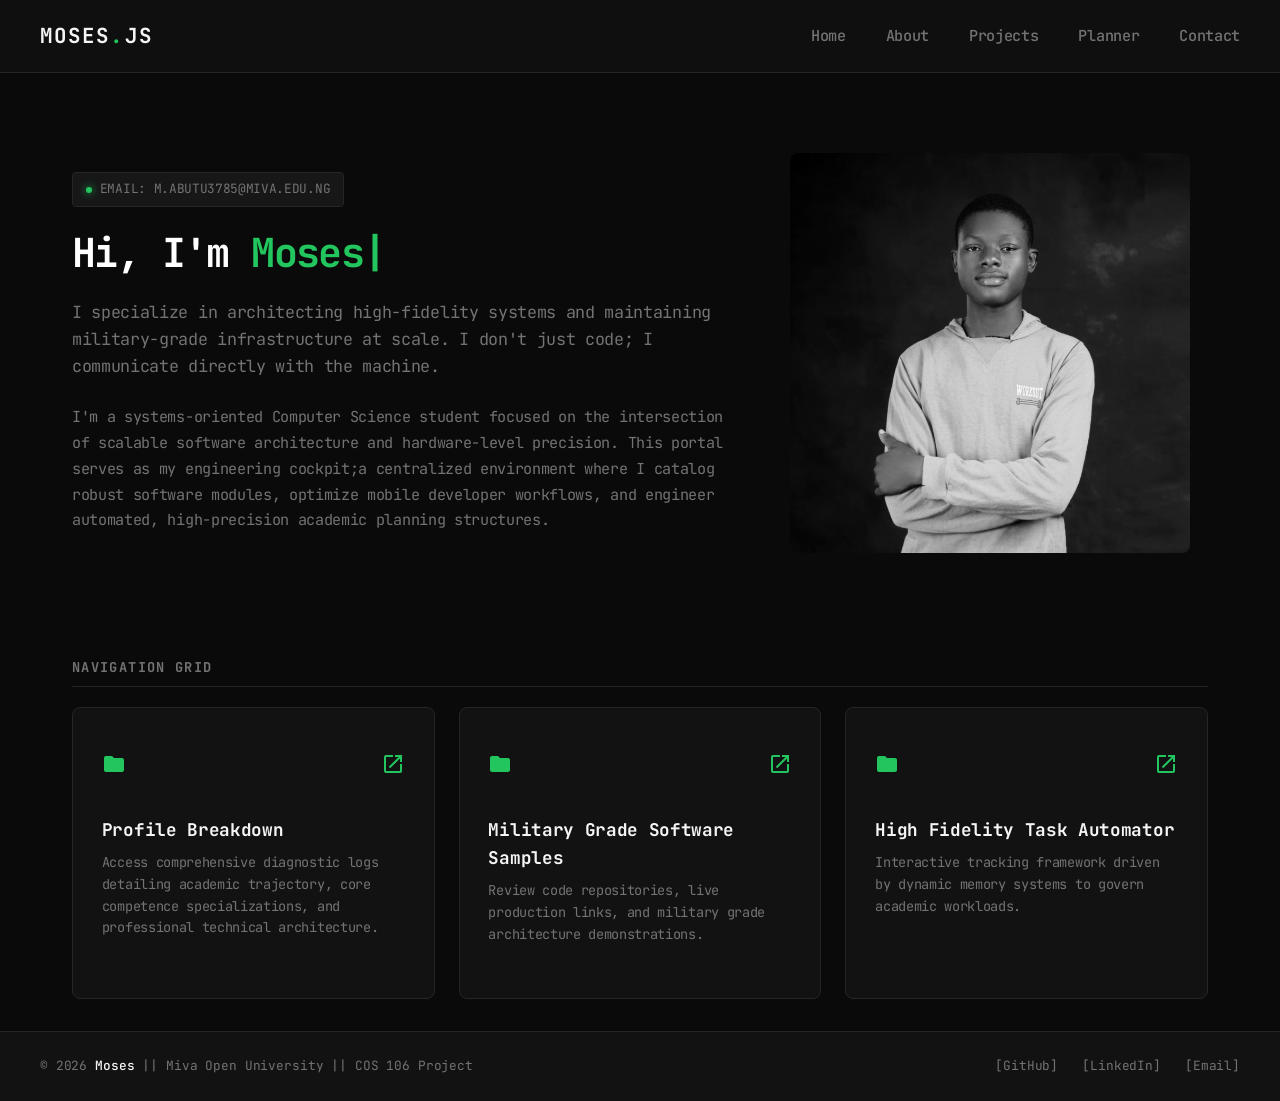
<file: index.html>
<!doctype html>
<html lang="en">
  <head>
    <meta name="theme-color" content="#000000" />
    <meta charset="UTF-8" />
    <meta name="viewport" content="width=device-width, initial-scale=1.0" />
    <title>Portfolio | Home</title>
    <link rel="stylesheet" href="css/style.css" />
    <link
      rel="icon"
      type="image/png"
      href="/my-favicon/favicon-96x96.png"
      sizes="96x96"
    />
    <link rel="icon" type="image/svg+xml" href="/my-favicon/favicon.svg" />
    <link rel="shortcut icon" href="/my-favicon/favicon.ico" />
    <link
      rel="apple-touch-icon"
      sizes="180x180"
      href="/my-favicon/apple-touch-icon.png"
    />
    <meta name="apple-mobile-web-app-title" content="Moses.OS" />
    <link rel="manifest" href="/my-favicon/site.webmanifest" />
  </head>
  <body>
    <main class="main-content">
      <section class="hero-container">
        <div class="hero-text-block">
          <div class="status-badge">
            <span class="status-indicator-dot"></span>
            <span>EMAIL: M.ABUTU3785@MIVA.EDU.NG</span>
          </div>

          <h5 class="welcome-title">
            Hi, I'm
            <span style="color: var(--success)"
              >Moses<span class="loading-dots"></span
            ></span>
          </h5>
          <p class="hero-lead">
            I specialize in architecting high-fidelity systems and maintaining
            military-grade infrastructure at scale.
            <span
              >I don't just code; I communicate directly with the machine.</span
            >
          </p>

          <p class="hero-bio">
            I'm a systems-oriented Computer Science student focused on the
            intersection of scalable software architecture and hardware-level
            precision. This portal serves as my engineering cockpit;a
            centralized environment where I catalog robust software modules,
            optimize mobile developer workflows, and engineer automated,
            high-precision academic planning structures.
          </p>
        </div>

        <div class="hero-avatar-block">
          <figure class="profile-image-container">
            <img src="me.jpg" alt="Moses - Student Photograph" />
          </figure>
        </div>
      </section>

      <section class="quick-directory">
        <h2 class="directory-header">Navigation Grid</h2>

        <div class="grid-fallback-flex">
          <div class="card">
            <div class="card-header">
              <div class="node-wrapper" title="System Directory">
                <svg class="node-icon" viewBox="0 0 24 24">
                  <path
                    d="M10 4H4c-1.1 0-1.99.9-1.99 2L2 18c0 1.1.9 2 2 2h16c1.1 0 2-.9 2-2V8c0-1.1-.9-2-2-2h-8l-2-2z"
                  />
                </svg>
              </div>

              <div class="access-nodes">
                <a
                  href="/about"
                  class="node-wrapper"
                  title="Launch Environment"
                >
                  <svg class="node-icon" viewBox="0 0 24 24">
                    <path
                      d="M19 19H5V5h7V3H5a2 2 0 0 0-2 2v14a2 2 0 0 0 2 2h14c1.1 0 2-.9 2-2v-7h-2zM14 3v2h3.59l-9.83 9.83 1.41 1.41L19 6.41V10h2V3z"
                    />
                  </svg>
                </a>
              </div>
            </div>
            <h3 class="card-title">Profile Breakdown</h3>
            <p class="card-desc">
              Access comprehensive diagnostic logs detailing academic
              trajectory, core competence specializations, and professional
              technical architecture.
            </p>
          </div>

          <div class="card">
            <div class="card-header">
              <div class="node-wrapper" title="System Directory">
                <svg class="node-icon" viewBox="0 0 24 24">
                  <path
                    d="M10 4H4c-1.1 0-1.99.9-1.99 2L2 18c0 1.1.9 2 2 2h16c1.1 0 2-.9 2-2V8c0-1.1-.9-2-2-2h-8l-2-2z"
                  />
                </svg>
              </div>

              <div class="access-nodes">
                <a
                  href="/project"
                  class="node-wrapper"
                  title="Launch Environment"
                >
                  <svg class="node-icon" viewBox="0 0 24 24">
                    <path
                      d="M19 19H5V5h7V3H5a2 2 0 0 0-2 2v14a2 2 0 0 0 2 2h14c1.1 0 2-.9 2-2v-7h-2zM14 3v2h3.59l-9.83 9.83 1.41 1.41L19 6.41V10h2V3z"
                    />
                  </svg>
                </a>
              </div>
            </div>
            <h3 class="card-title">Military Grade Software Samples</h3>
            <p class="card-desc">
              Review code repositories, live production links, and military
              grade architecture demonstrations.
            </p>
          </div>

          <div class="card">
            <div class="card-header">
              <div class="node-wrapper" title="System Directory">
                <svg class="node-icon" viewBox="0 0 24 24">
                  <path
                    d="M10 4H4c-1.1 0-1.99.9-1.99 2L2 18c0 1.1.9 2 2 2h16c1.1 0 2-.9 2-2V8c0-1.1-.9-2-2-2h-8l-2-2z"
                  />
                </svg>
              </div>

              <div class="access-nodes">
                <a
                  href="/planner"
                  class="node-wrapper"
                  title="Launch Environment"
                >
                  <svg class="node-icon" viewBox="0 0 24 24">
                    <path
                      d="M19 19H5V5h7V3H5a2 2 0 0 0-2 2v14a2 2 0 0 0 2 2h14c1.1 0 2-.9 2-2v-7h-2zM14 3v2h3.59l-9.83 9.83 1.41 1.41L19 6.41V10h2V3z"
                    />
                  </svg>
                </a>
              </div>
            </div>
            <h3 class="card-title">High Fidelity Task Automator</h3>
            <p class="card-desc">
              Interactive tracking framework driven by dynamic memory systems to
              govern academic workloads.
            </p>
          </div>
        </div>
      </section>
    </main>

    <script src="/js/main.js" type="module"></script>
  </body>
</html>
</file>
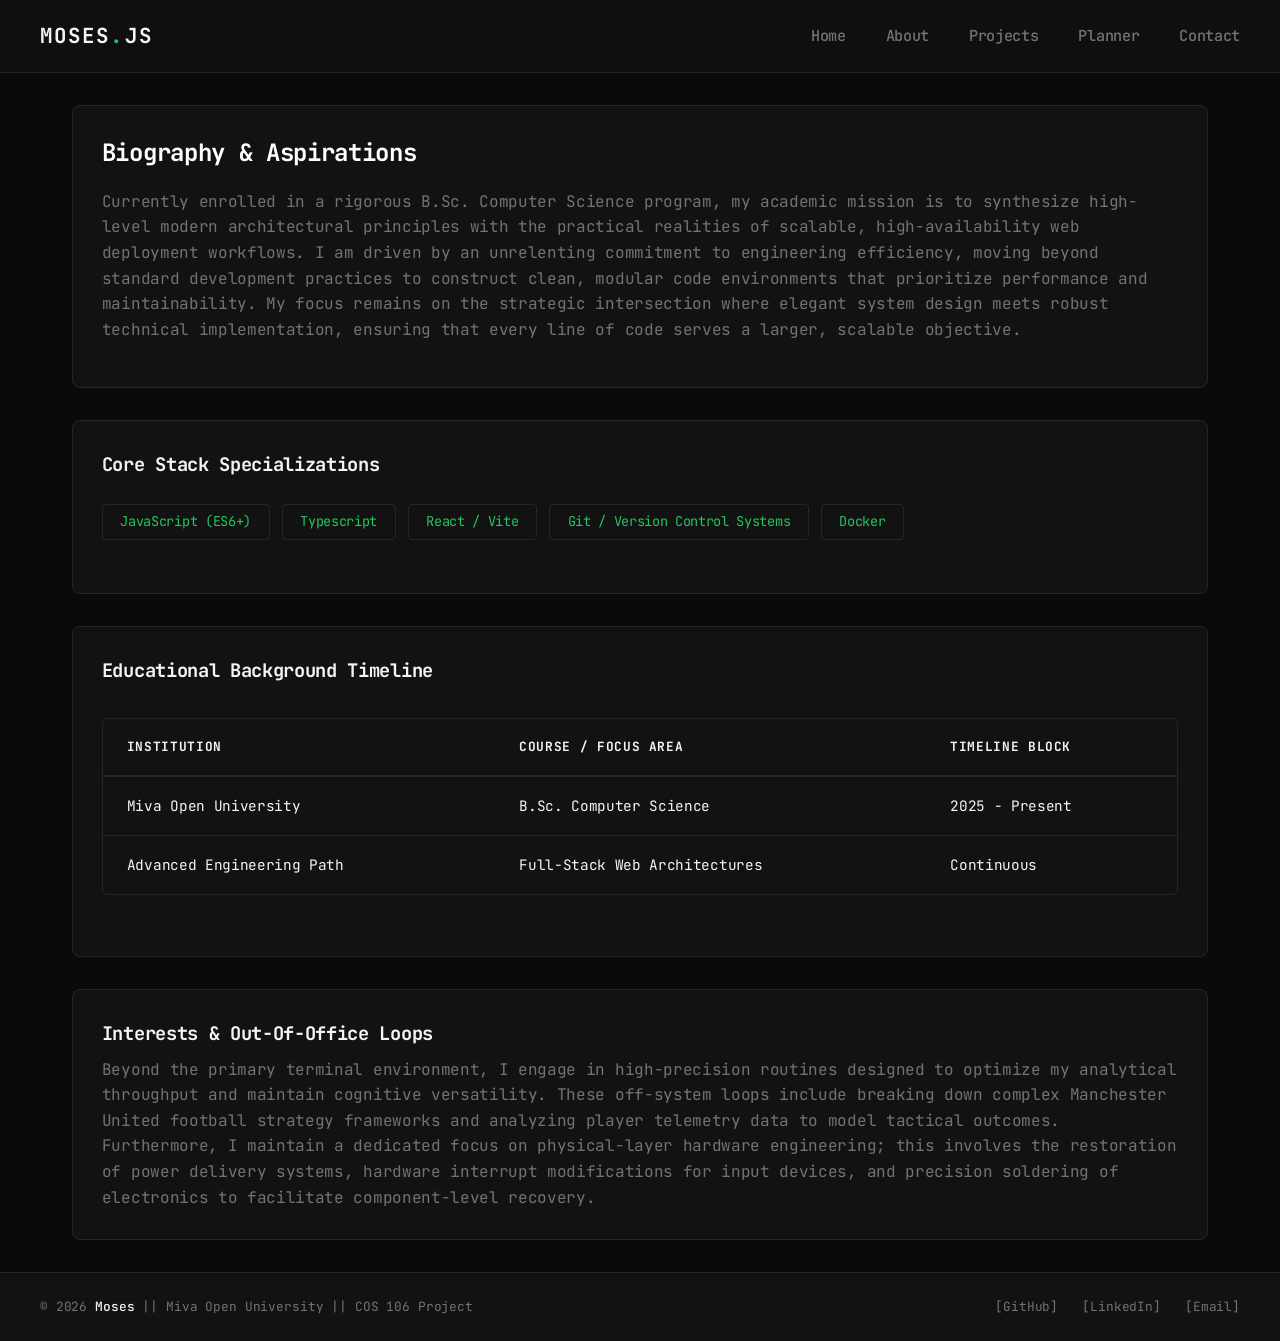
<file: about/index.html>
<!doctype html>
<html lang="en">
  <head>
    <meta charset="UTF-8" />
    <meta name="theme-color" content="#000000" />
    <meta name="viewport" content="width=device-width, initial-scale=1.0" />
    <title>Portfolio | Biography And Aspirations</title>
    <link rel="stylesheet" href="/css/style.css" />
    <link
      rel="icon"
      type="image/png"
      href="/my-favicon/favicon-96x96.png"
      sizes="96x96"
    />
    <link rel="icon" type="image/svg+xml" href="/my-favicon/favicon.svg" />
    <link rel="shortcut icon" href="/my-favicon/favicon.ico" />
    <link
      rel="apple-touch-icon"
      sizes="180x180"
      href="/my-favicon/apple-touch-icon.png"
    />
    <meta name="apple-mobile-web-app-title" content="Moses.OS" />
    <link rel="manifest" href="/my-favicon/site.webmanifest" />
  </head>
  <body>
    <main class="main-content">
      <section class="card" style="margin-bottom: 2rem">
        <h2 style="color: var(--accent-primary); margin-bottom: 1rem">
          Biography & Aspirations
        </h2>
        <p style="color: var(--text-muted); margin-bottom: 1rem">
          Currently enrolled in a rigorous B.Sc. Computer Science program, my
          academic mission is to synthesize high-level modern architectural
          principles with the practical realities of scalable, high-availability
          web deployment workflows. I am driven by an unrelenting commitment to
          engineering efficiency, moving beyond standard development practices
          to construct clean, modular code environments that prioritize
          performance and maintainability. My focus remains on the strategic
          intersection where elegant system design meets robust technical
          implementation, ensuring that every line of code serves a larger,
          scalable objective.
        </p>
      </section>

      <section class="card" style="margin-bottom: 2rem">
        <h3 style="margin-bottom: 0.5rem">Core Stack Specializations</h3>
        <ul class="skills-list">
          <li>JavaScript (ES6+)</li>
          <li>Typescript</li>
          <li>React / Vite</li>
          <li>Git / Version Control Systems</li>
          <li>Docker</li>
        </ul>
      </section>

      <section class="card" style="margin-bottom: 2rem">
        <h3 style="margin-bottom: 0.5rem">Educational Background Timeline</h3>
        <div class="table-container">
          <table>
            <thead>
              <tr>
                <th>Institution</th>
                <th>Course / Focus Area</th>
                <th>Timeline Block</th>
              </tr>
            </thead>
            <tbody>
              <tr>
                <td>Miva Open University</td>
                <td>B.Sc. Computer Science</td>
                <td>2025 - Present</td>
              </tr>
              <tr>
                <td>Advanced Engineering Path</td>
                <td>Full-Stack Web Architectures</td>
                <td>Continuous</td>
              </tr>
            </tbody>
          </table>
        </div>
      </section>

      <section class="card">
        <h3 style="margin-bottom: 0.5rem">Interests & Out-Of-Office Loops</h3>
        <p style="color: var(--text-muted)">
          Beyond the primary terminal environment, I engage in high-precision
          routines designed to optimize my analytical throughput and maintain
          cognitive versatility. These off-system loops include breaking down
          complex Manchester United football strategy frameworks and analyzing
          player telemetry data to model tactical outcomes. Furthermore, I
          maintain a dedicated focus on physical-layer hardware engineering;
          this involves the restoration of power delivery systems, hardware
          interrupt modifications for input devices, and precision soldering of
          electronics to facilitate component-level recovery.
        </p>
      </section>
    </main>

    <script src="/js/main.js" type="module"></script>
  </body>
</html>
</file>
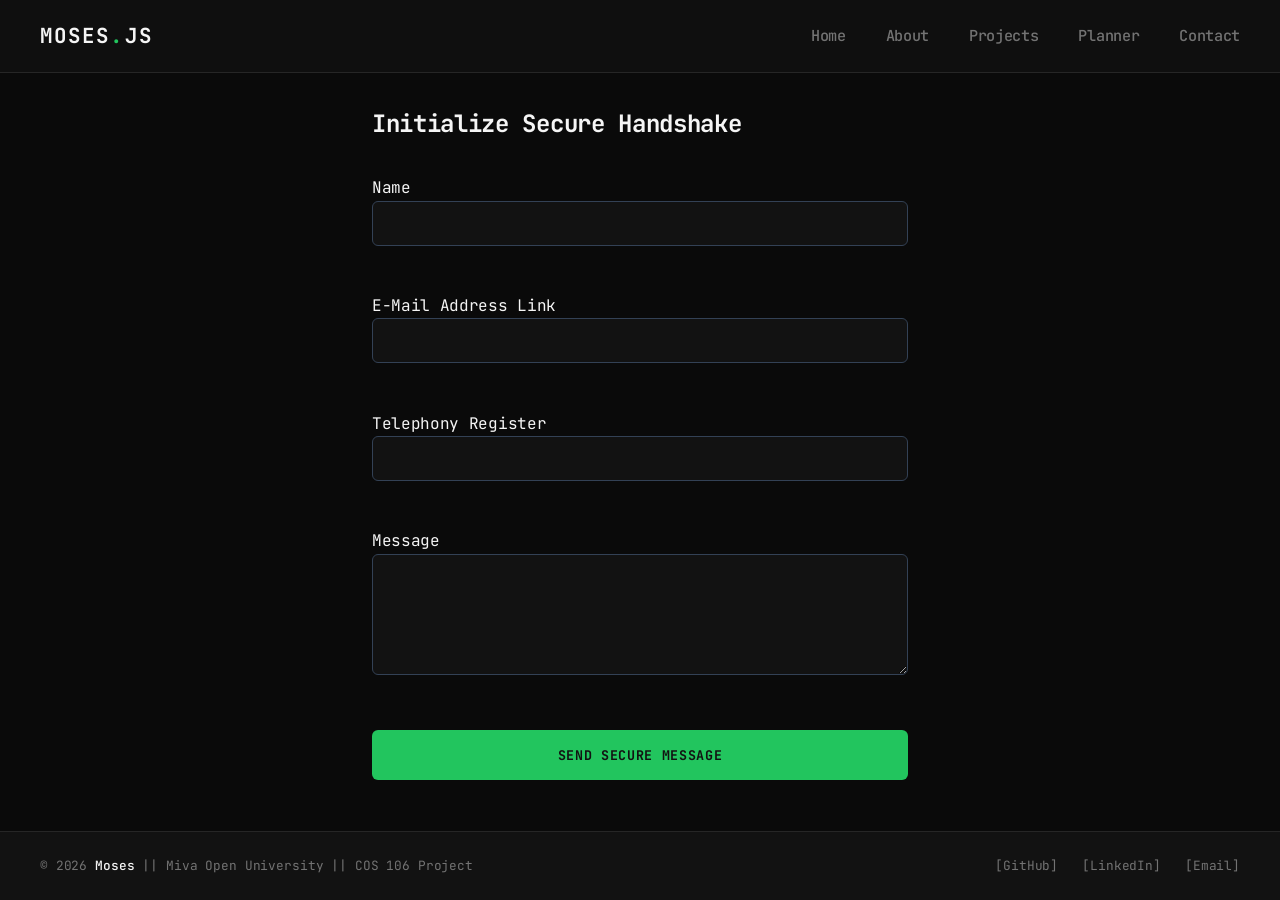
<file: contact/index.html>
<!doctype html>
<html lang="en">
  <head>
    <meta name="theme-color" content="#000000" />
    <link
      rel="icon"
      type="image/png"
      href="/my-favicon/favicon-96x96.png"
      sizes="96x96"
    />
    <link rel="icon" type="image/svg+xml" href="/my-favicon/favicon.svg" />
    <link rel="shortcut icon" href="/my-favicon/favicon.ico" />
    <link
      rel="apple-touch-icon"
      sizes="180x180"
      href="/my-favicon/apple-touch-icon.png"
    />
    <meta name="apple-mobile-web-app-title" content="Moses.OS" />
    <link rel="manifest" href="/my-favicon/site.webmanifest" />

    <meta charset="UTF-8" />
    <meta name="viewport" content="width=device-width, initial-scale=1.0" />
    <title>Portfolio | Initialize Secure Handshake</title>
    <link rel="stylesheet" href="/css/style.css" />
    <style>
      .form-group {
        margin-bottom: 1.5rem;
      }
      .error-msg {
        color: var(--error);
        font-size: 0.85rem;
        margin-top: 0.25rem;
        min-height: 1.2rem;
      }
      .form-control {
        width: 100%;
        padding: 0.75rem;
        background: var(--bg-secondary);
        border: 1px solid #334155;
        border-radius: 6px;
        color: white;
      }
    </style>
  </head>
  <body>
    <main class="main-content" style="max-width: 600px">
      <h2 style="margin-bottom: 2rem">Initialize Secure Handshake</h2>
      <form id="contact-form" novalidate>
        <div class="form-group">
          <label>Name</label>
          <input type="text" id="name" class="form-control" />
          <div id="name-error" class="error-msg"></div>
        </div>
        <div class="form-group">
          <label>E-Mail Address Link</label>
          <input type="email" id="email" class="form-control" />
          <div id="email-error" class="error-msg"></div>
        </div>
        <div class="form-group">
          <label>Telephony Register</label>
          <input type="text" id="phone" class="form-control" />
          <div id="phone-error" class="error-msg"></div>
        </div>
        <div class="form-group">
          <label>Message</label>
          <textarea id="message" class="form-control" rows="5"></textarea>
          <div id="message-error" class="error-msg"></div>
        </div>
        <button
          type="submit"
          style="
            width: 100%;
            padding: 1rem;
            background: var(--accent-primary);
            border: none;
            border-radius: 6px;
            color: var(--bg-primary);
            font-weight: bold;
            cursor: pointer;
          "
        >
          Send secure message
        </button>
      </form>
    </main>

    <script src="/js/main.js" type="module"></script>
    <script src="/js/contact.js" type="module"></script>
  </body>
</html>
</file>
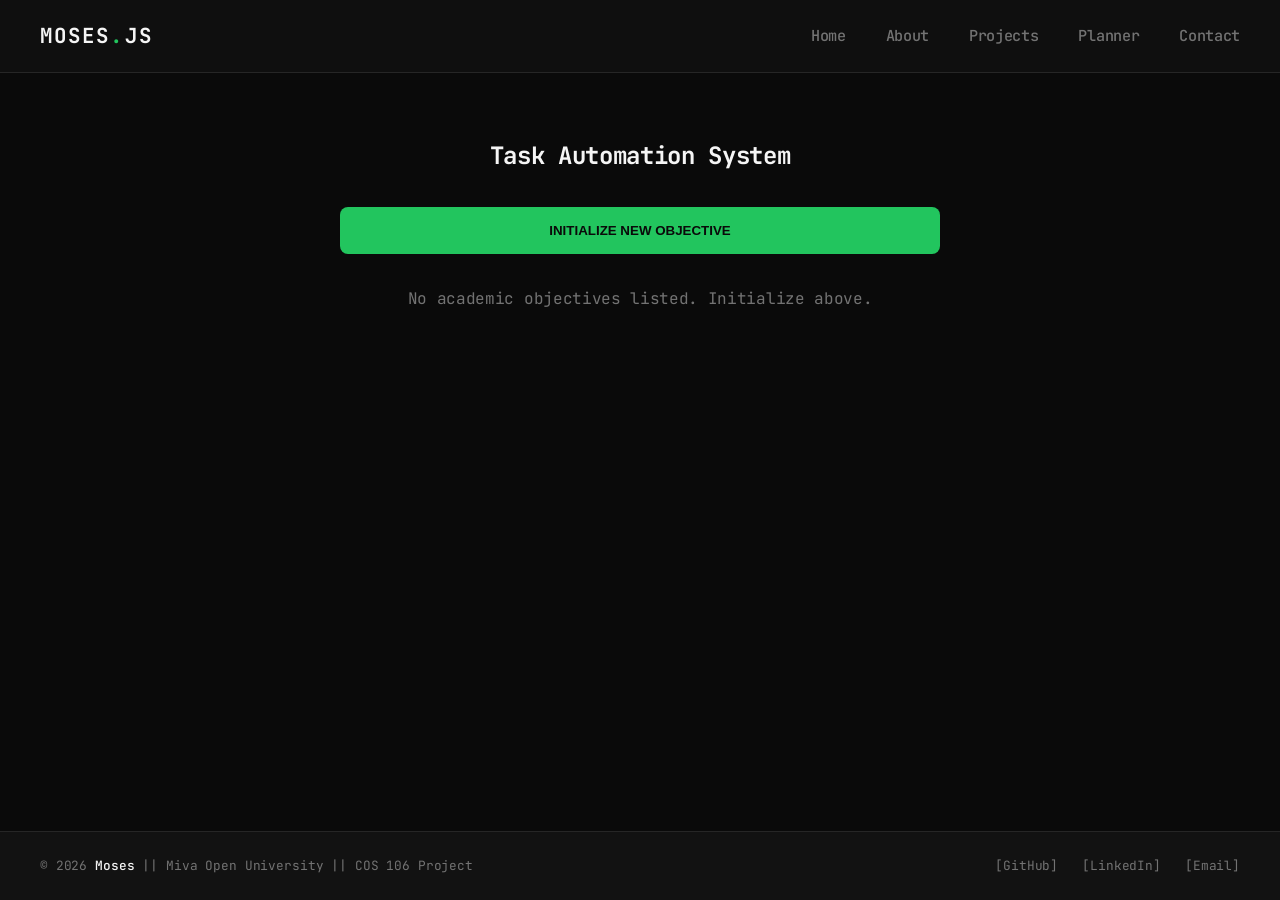
<file: planner/index.html>
<!doctype html>
<html lang="en">
  <head>
    <meta name="theme-color" content="#000000" />
    <link
      rel="icon"
      type="image/png"
      href="/my-favicon/favicon-96x96.png"
      sizes="96x96"
    />
    <link rel="icon" type="image/svg+xml" href="/my-favicon/favicon.svg" />
    <link rel="shortcut icon" href="/my-favicon/favicon.ico" />
    <link
      rel="apple-touch-icon"
      sizes="180x180"
      href="/my-favicon/apple-touch-icon.png"
    />
    <meta name="apple-mobile-web-app-title" content="Moses.OS" />
    <link rel="manifest" href="/my-favicon/site.webmanifest" />

    <meta charset="UTF-8" />
    <meta name="viewport" content="width=device-width, initial-scale=1.0" />
    <title>Portfolio | High Fidelity Planner</title>
    <link rel="stylesheet" href="/css/style.css" />
    <style>
      /* Main System Styles */
      #task-list {
        list-style: none;
        padding: 0;
        max-width: 600px;
        margin: 2rem auto;
      }

      /* Trigger Button Style */
      .trigger-container {
        max-width: 600px;
        margin: 2rem auto;
        text-align: center;
      }
      .commit-btn {
        background: #22c55e;
        color: var(--bg-primary);
        padding: 1rem;
        border: none;
        border-radius: 8px;
        font-weight: bold;
        cursor: pointer;
        width: 100%;
      }

      /* Modal System Styles */
      .modal {
        display: none;
        position: fixed;
        top: 0;
        left: 0;
        width: 100%;
        height: 100%;
        background: rgba(0, 0, 0, 0.9);
        z-index: 1000;
      }
      .modal-content {
        background: var(--bg-secondary);
        padding: 2rem;
        margin: 10% auto;
        max-width: 500px;
        border-radius: 12px;
        border: 1px solid var(--accent-primary);
      }
      #planner-form {
        display: flex;
        flex-direction: column;
        gap: 0.75rem;
      }
      .planner-input {
        padding: 1rem;
        border-radius: 8px;
        border: 1px solid #334155;
        background: #000;
        color: white;
        width: 100%;
        box-sizing: border-box;
      }
      /* Custom rounded monochrome checkbox */
      .task-checkbox {
        appearance: none;
        -webkit-appearance: none;
        width: 1.2rem;
        height: 1.2rem;
        border: 1px solid #334155; /* Dark border */
        border-radius: 50%; /* Makes it circular */
        background: var(--bg-primary);
        cursor: pointer;
        display: flex;
        align-items: center;
        justify-content: center;
        transition: all 0.2s ease;
      }

      /* Checked state: filled with your accent green */
      .task-checkbox:checked {
        background: #22c55e;
        border-color: #22c55e;
      }

      /* Optional: add a small visual indicator inside the circle */
      .task-checkbox:checked::after {
        content: "";
        width: 0.5rem;
        height: 0.5rem;
        border-radius: 50%;
        background: var(--bg-primary);
      }
      /* Priority Status Indicators */
      .priority-high {
        border-color: #f97316 !important; /* Orange */
        color: #f97316 !important;
      }

      .priority-normal {
        border-color: #22c55e !important; /* Green */
        color: #22c55e !important;
      }

      .priority-low {
        border-color: #64748b !important; /* Slate/Grey */
        color: #64748b !important;
      }
    </style>
  </head>
  <body>
    <main class="main-content">
      <h2 style="text-align: center; margin-top: 2rem">
        Task Automation System
      </h2>

      <div class="trigger-container">
        <button id="open-modal-btn" class="commit-btn">
          INITIALIZE NEW OBJECTIVE
        </button>
      </div>

      <div id="task-modal" class="modal">
        <div class="modal-content">
          <form id="planner-form">
            <input
              type="text"
              id="task-input"
              class="planner-input"
              placeholder="Task objective..."
              required
            />
            <input
              type="text"
              id="task-desc"
              class="planner-input"
              placeholder="Description..."
            />
            <input type="date" id="task-deadline" class="planner-input" />
            <select id="task-priority" class="planner-input">
              <option value="low">Low Priority</option>
              <option value="normal" selected>Normal Priority</option>
              <option value="high">High Priority</option>
            </select>
            <button type="submit" class="commit-btn">COMMIT</button>
            <button
              type="button"
              id="close-modal-btn"
              style="
                background: none;
                border: none;
                color: #666;
                cursor: pointer;
                margin-top: 1rem;
                width: 100%;
              "
            >
              CANCEL
            </button>
          </form>
        </div>
      </div>

      <ul id="task-list"></ul>
    </main>

    <script src="/js/main.js" type="module"></script>
    <script src="/js/planner.js" type="module"></script>
  </body>
</html>
</file>
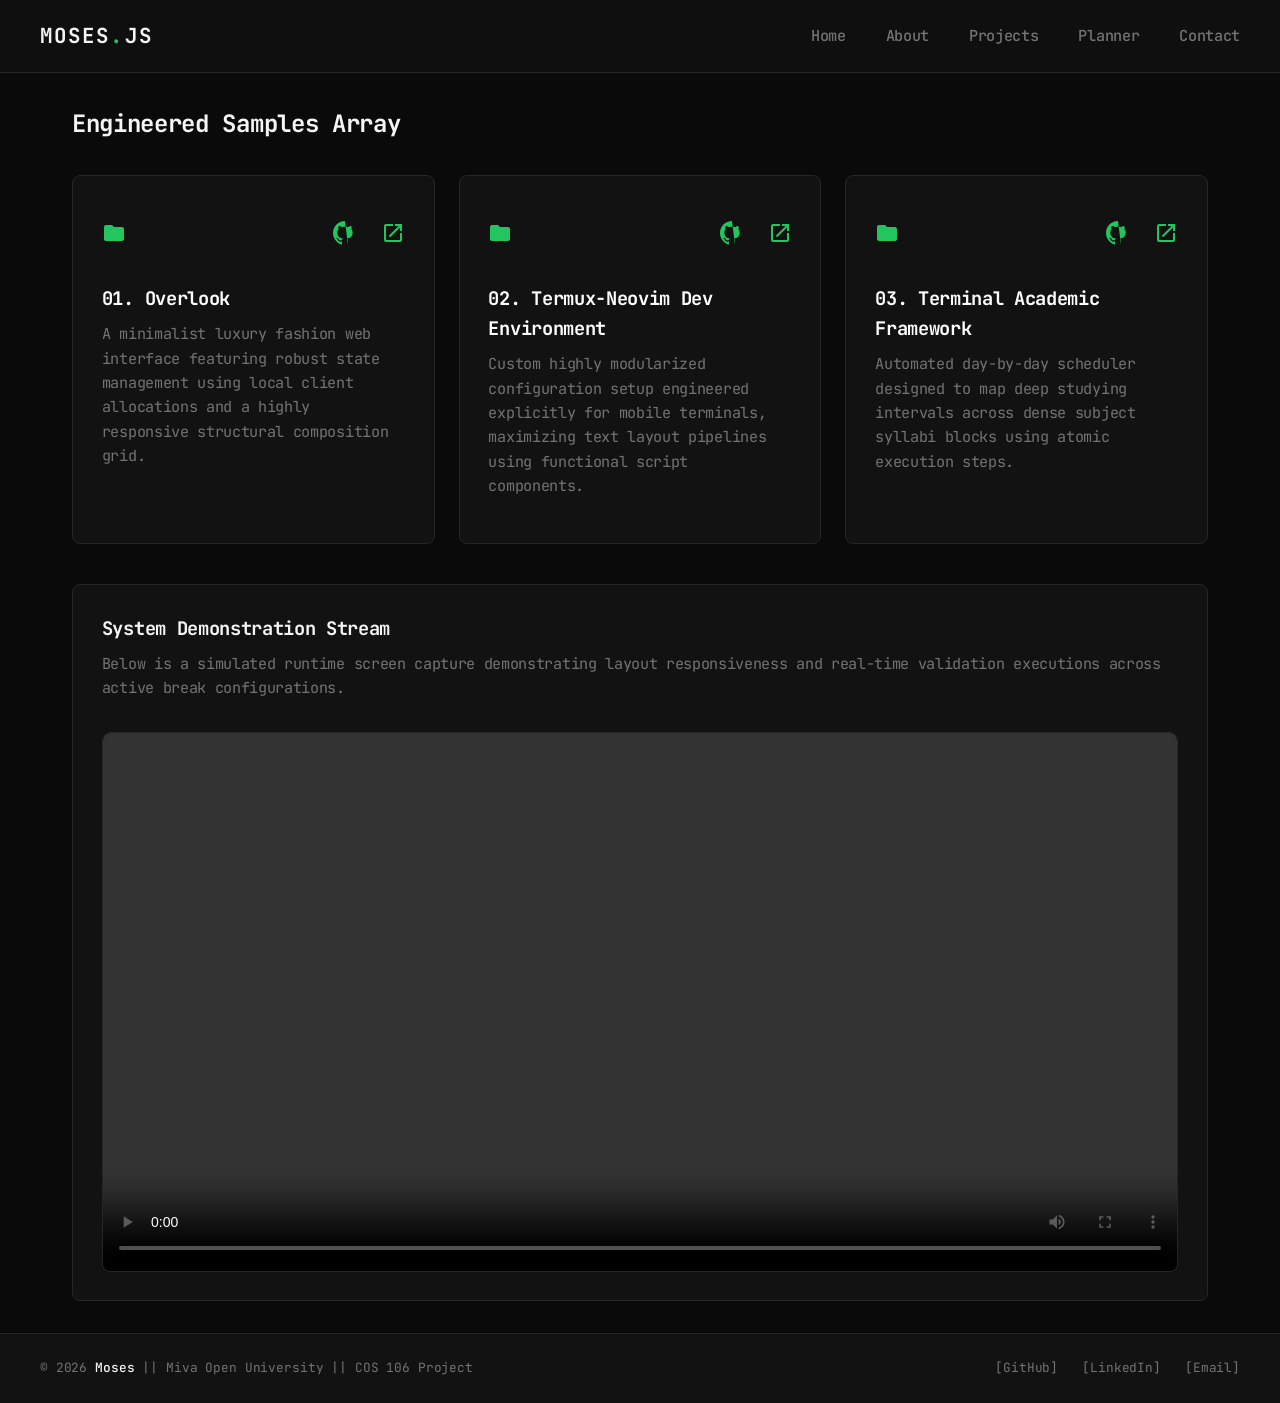
<file: project/index.html>
<!doctype html>
<html lang="en">
  <head>
    <meta name="theme-color" content="#000000" />
    <link
      rel="icon"
      type="image/png"
      href="/my-favicon/favicon-96x96.png"
      sizes="96x96"
    />
    <link rel="icon" type="image/svg+xml" href="/my-favicon/favicon.svg" />
    <link rel="shortcut icon" href="/my-favicon/favicon.ico" />
    <link
      rel="apple-touch-icon"
      sizes="180x180"
      href="/my-favicon/apple-touch-icon.png"
    />
    <meta name="apple-mobile-web-app-title" content="Moses.OS" />
    <link rel="manifest" href="/my-favicon/site.webmanifest" />

    <meta charset="UTF-8" />
    <meta name="viewport" content="width=device-width, initial-scale=1.0" />
    <title>Portfolio | Engineering Samples</title>
    <link rel="stylesheet" href="/css/style.css" />
  </head>
  <body>
    <main class="main-content">
      <h2 style="margin-bottom: 2rem">Engineered Samples Array</h2>

      <div class="grid-fallback-flex">
        <article class="card">
          <div class="card-header">
            <div class="node-wrapper" title="System Directory">
              <svg class="node-icon" viewBox="0 0 24 24">
                <path
                  d="M10 4H4c-1.1 0-1.99.9-1.99 2L2 18c0 1.1.9 2 2 2h16c1.1 0 2-.9 2-2V8c0-1.1-.9-2-2-2h-8l-2-2z"
                />
              </svg>
            </div>

            <div class="access-nodes">
              <a href="#" class="node-wrapper" title="Source Code">
                <svg class="node-icon" viewBox="0 0 1024 1024">
                  <path
                    d="M512 0C229.2 0 0 229.2 0 512c0 226.3 146.7 418.1 350.2 485.7 25.6 4.7 34.9-11.1 34.9-24.7v-93.5c-142.4 31-172.5-60.1-172.5-60.1-23.3-59.2-56.9-74.9-56.9-74.9-46.5-31.8 3.5-31.1 3.5-31.1 51.4 3.6 78.4 52.8 78.4 52.8 45.6 78.1 119.8 55.5 149 42.4 4.6-33 17.8-55.6 32.4-68.4-113.7-12.9-233.3-56.9-233.3-253.1 0-55.9 20-101.6 52.8-137.4-5.3-13-22.8-65.1 5-135.5 0 0 43-13.8 140.8 52.5 40.8-11.3 84.6-17 128.1-17.2 43.5 0.2 87.3 5.9 128.2 17.2 97.8-66.3 140.7-52.5 140.7-52.5 28 70.4 10.4 122.5 5.1 135.5 32.9 35.8 52.7 81.5 52.7 137.4 0 196.7-119.8 240.1-233.9 252.7 18.4 15.9 34.8 47.1 34.8 94.9V1024"
                  />
                </svg>
              </a>

              <a href="#" class="node-wrapper" title="Launch Environment">
                <svg class="node-icon" viewBox="0 0 24 24">
                  <path
                    d="M19 19H5V5h7V3H5a2 2 0 0 0-2 2v14a2 2 0 0 0 2 2h14c1.1 0 2-.9 2-2v-7h-2zM14 3v2h3.59l-9.83 9.83 1.41 1.41L19 6.41V10h2V3z"
                  />
                </svg>
              </a>
            </div>
          </div>
          <h3 style="color: var(--accent-primary); margin-bottom: 0.5rem">
            01. Overlook
          </h3>
          <p
            style="
              color: var(--text-muted);
              font-size: 0.95rem;
              margin-bottom: 1rem;
            "
          >
            A minimalist luxury fashion web interface featuring robust state
            management using local client allocations and a highly responsive
            structural composition grid.
          </p>
        </article>

        <article class="card">
          <div class="card-header">
            <div class="node-wrapper" title="System Directory">
              <svg class="node-icon" viewBox="0 0 24 24">
                <path
                  d="M10 4H4c-1.1 0-1.99.9-1.99 2L2 18c0 1.1.9 2 2 2h16c1.1 0 2-.9 2-2V8c0-1.1-.9-2-2-2h-8l-2-2z"
                />
              </svg>
            </div>

            <div class="access-nodes">
              <a href="#" class="node-wrapper" title="Source Code">
                <svg class="node-icon" viewBox="0 0 1024 1024">
                  <path
                    d="M512 0C229.2 0 0 229.2 0 512c0 226.3 146.7 418.1 350.2 485.7 25.6 4.7 34.9-11.1 34.9-24.7v-93.5c-142.4 31-172.5-60.1-172.5-60.1-23.3-59.2-56.9-74.9-56.9-74.9-46.5-31.8 3.5-31.1 3.5-31.1 51.4 3.6 78.4 52.8 78.4 52.8 45.6 78.1 119.8 55.5 149 42.4 4.6-33 17.8-55.6 32.4-68.4-113.7-12.9-233.3-56.9-233.3-253.1 0-55.9 20-101.6 52.8-137.4-5.3-13-22.8-65.1 5-135.5 0 0 43-13.8 140.8 52.5 40.8-11.3 84.6-17 128.1-17.2 43.5 0.2 87.3 5.9 128.2 17.2 97.8-66.3 140.7-52.5 140.7-52.5 28 70.4 10.4 122.5 5.1 135.5 32.9 35.8 52.7 81.5 52.7 137.4 0 196.7-119.8 240.1-233.9 252.7 18.4 15.9 34.8 47.1 34.8 94.9V1024"
                  />
                </svg>
              </a>

              <a href="#" class="node-wrapper" title="Launch Environment">
                <svg class="node-icon" viewBox="0 0 24 24">
                  <path
                    d="M19 19H5V5h7V3H5a2 2 0 0 0-2 2v14a2 2 0 0 0 2 2h14c1.1 0 2-.9 2-2v-7h-2zM14 3v2h3.59l-9.83 9.83 1.41 1.41L19 6.41V10h2V3z"
                  />
                </svg>
              </a>
            </div>
          </div>
          <h3 style="color: var(--accent-primary); margin-bottom: 0.5rem">
            02. Termux-Neovim Dev Environment
          </h3>
          <p
            style="
              color: var(--text-muted);
              font-size: 0.95rem;
              margin-bottom: 1rem;
            "
          >
            Custom highly modularized configuration setup engineered explicitly
            for mobile terminals, maximizing text layout pipelines using
            functional script components.
          </p>
        </article>

        <article class="card">
          <div class="card-header">
            <div class="node-wrapper" title="System Directory">
              <svg class="node-icon" viewBox="0 0 24 24">
                <path
                  d="M10 4H4c-1.1 0-1.99.9-1.99 2L2 18c0 1.1.9 2 2 2h16c1.1 0 2-.9 2-2V8c0-1.1-.9-2-2-2h-8l-2-2z"
                />
              </svg>
            </div>

            <div class="access-nodes">
              <a href="#" class="node-wrapper" title="Source Code">
                <svg class="node-icon" viewBox="0 0 1024 1024">
                  <path
                    d="M512 0C229.2 0 0 229.2 0 512c0 226.3 146.7 418.1 350.2 485.7 25.6 4.7 34.9-11.1 34.9-24.7v-93.5c-142.4 31-172.5-60.1-172.5-60.1-23.3-59.2-56.9-74.9-56.9-74.9-46.5-31.8 3.5-31.1 3.5-31.1 51.4 3.6 78.4 52.8 78.4 52.8 45.6 78.1 119.8 55.5 149 42.4 4.6-33 17.8-55.6 32.4-68.4-113.7-12.9-233.3-56.9-233.3-253.1 0-55.9 20-101.6 52.8-137.4-5.3-13-22.8-65.1 5-135.5 0 0 43-13.8 140.8 52.5 40.8-11.3 84.6-17 128.1-17.2 43.5 0.2 87.3 5.9 128.2 17.2 97.8-66.3 140.7-52.5 140.7-52.5 28 70.4 10.4 122.5 5.1 135.5 32.9 35.8 52.7 81.5 52.7 137.4 0 196.7-119.8 240.1-233.9 252.7 18.4 15.9 34.8 47.1 34.8 94.9V1024"
                  />
                </svg>
              </a>

              <a href="#" class="node-wrapper" title="Launch Environment">
                <svg class="node-icon" viewBox="0 0 24 24">
                  <path
                    d="M19 19H5V5h7V3H5a2 2 0 0 0-2 2v14a2 2 0 0 0 2 2h14c1.1 0 2-.9 2-2v-7h-2zM14 3v2h3.59l-9.83 9.83 1.41 1.41L19 6.41V10h2V3z"
                  />
                </svg>
              </a>
            </div>
          </div>
          <h3 style="color: var(--accent-primary); margin-bottom: 0.5rem">
            03. Terminal Academic Framework
          </h3>
          <p
            style="
              color: var(--text-muted);
              font-size: 0.95rem;
              margin-bottom: 1rem;
            "
          >
            Automated day-by-day scheduler designed to map deep studying
            intervals across dense subject syllabi blocks using atomic execution
            steps.
          </p>
        </article>
      </div>

      <section class="card" style="margin-top: 2.5rem">
        <h3 style="margin-bottom: 0.5rem">System Demonstration Stream</h3>
        <p style="color: var(--text-muted); font-size: 0.95rem">
          Below is a simulated runtime screen capture demonstrating layout
          responsiveness and real-time validation executions across active break
          configurations.
        </p>
        <div class="media-wrapper">
          <video controls>
            <source
              src="https://www.w3schools.com/html/mov_bbb.mp4"
              type="video/mp4"
            />
            Your browser architecture does not support native HTML5 video
            payload blocks.
          </video>
        </div>
      </section>
    </main>

    <script src="/js/main.js" type="module"></script>
  </body>
</html>
</file>
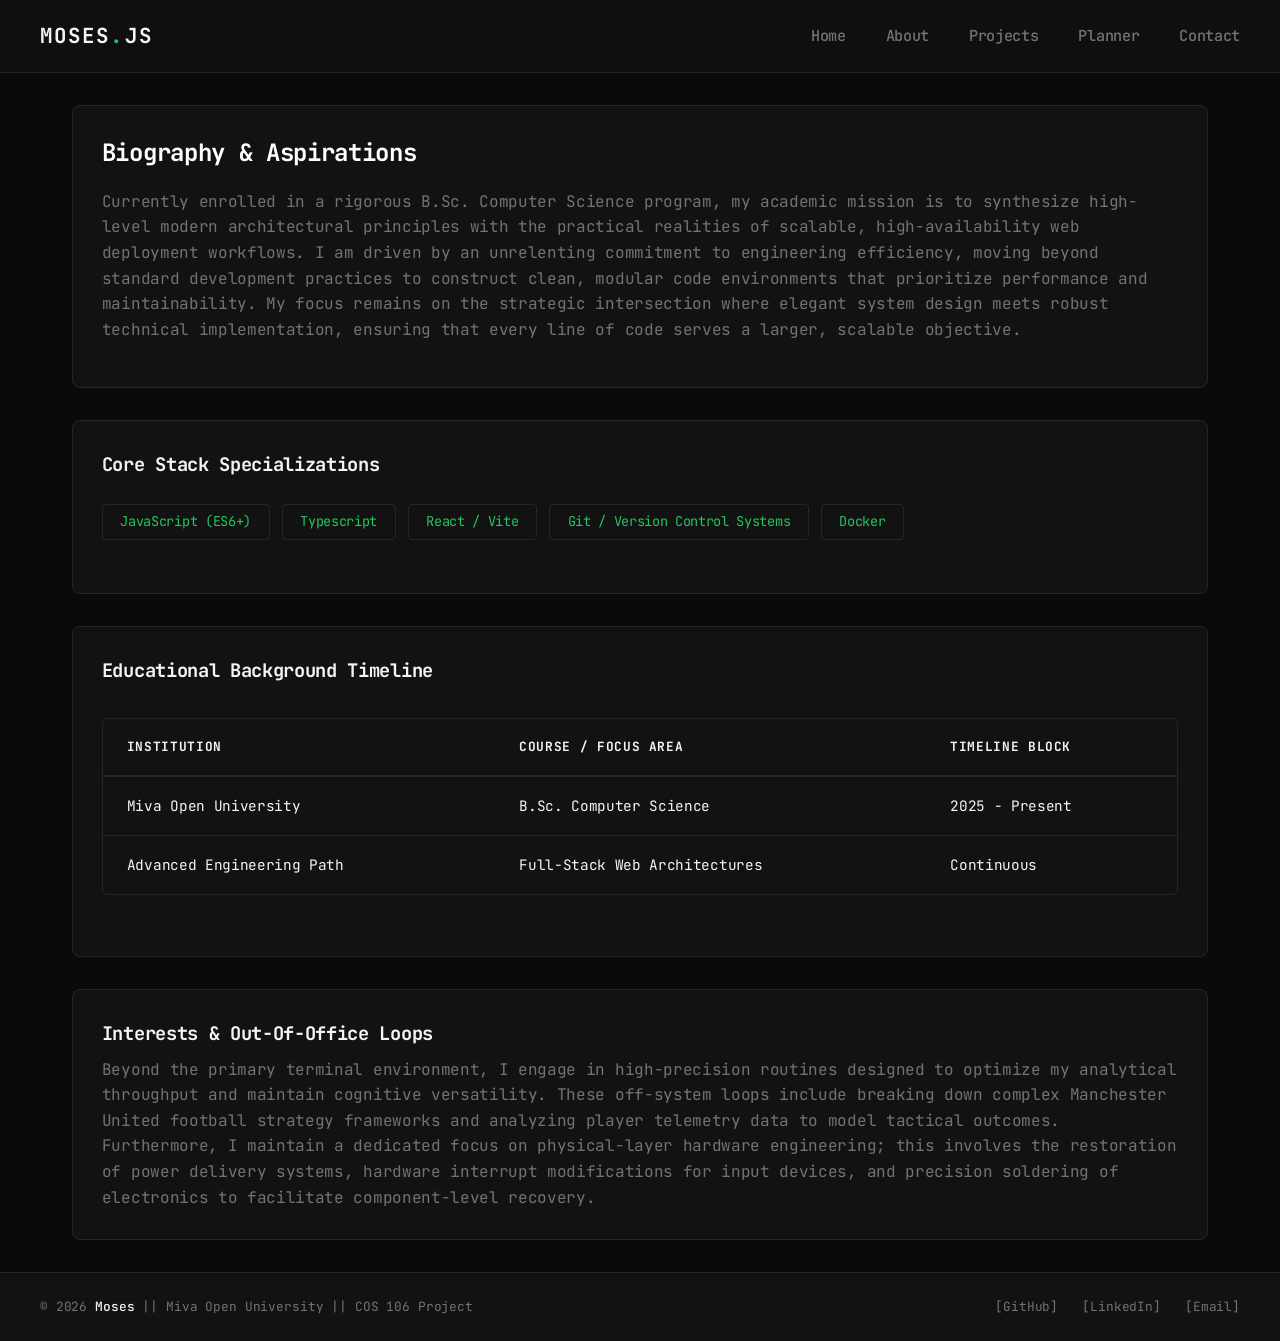
<file: about.html>
<!doctype html>
<html lang="en">
  <head>
    <meta charset="UTF-8" />
    <meta name="viewport" content="width=device-width, initial-scale=1.0" />
    <title>Portfolio | Biography And Aspirations</title>
    <link rel="stylesheet" href="css/style.css" />
    <link
      rel="icon"
      type="image/png"
      href="/my-favicon/favicon-96x96.png"
      sizes="96x96"
    />
    <link rel="icon" type="image/svg+xml" href="/my-favicon/favicon.svg" />
    <link rel="shortcut icon" href="/my-favicon/favicon.ico" />
    <link
      rel="apple-touch-icon"
      sizes="180x180"
      href="/my-favicon/apple-touch-icon.png"
    />
    <meta name="apple-mobile-web-app-title" content="Moses.OS" />
    <link rel="manifest" href="/my-favicon/site.webmanifest" />
  </head>
  <body>
    <main class="main-content">
      <section class="card" style="margin-bottom: 2rem">
        <h2 style="color: var(--accent-primary); margin-bottom: 1rem">
          Biography & Aspirations
        </h2>
        <p style="color: var(--text-muted); margin-bottom: 1rem">
          Currently enrolled in a rigorous B.Sc. Computer Science program, my
          academic mission is to synthesize high-level modern architectural
          principles with the practical realities of scalable, high-availability
          web deployment workflows. I am driven by an unrelenting commitment to
          engineering efficiency, moving beyond standard development practices
          to construct clean, modular code environments that prioritize
          performance and maintainability. My focus remains on the strategic
          intersection where elegant system design meets robust technical
          implementation, ensuring that every line of code serves a larger,
          scalable objective.
        </p>
      </section>

      <section class="card" style="margin-bottom: 2rem">
        <h3 style="margin-bottom: 0.5rem">Core Stack Specializations</h3>
        <ul class="skills-list">
          <li>JavaScript (ES6+)</li>
          <li>Typescript</li>
          <li>React / Vite</li>
          <li>Git / Version Control Systems</li>
          <li>Docker</li>
        </ul>
      </section>

      <section class="card" style="margin-bottom: 2rem">
        <h3 style="margin-bottom: 0.5rem">Educational Background Timeline</h3>
        <div class="table-container">
          <table>
            <thead>
              <tr>
                <th>Institution</th>
                <th>Course / Focus Area</th>
                <th>Timeline Block</th>
              </tr>
            </thead>
            <tbody>
              <tr>
                <td>Miva Open University</td>
                <td>B.Sc. Computer Science</td>
                <td>2025 - Present</td>
              </tr>
              <tr>
                <td>Advanced Engineering Path</td>
                <td>Full-Stack Web Architectures</td>
                <td>Continuous</td>
              </tr>
            </tbody>
          </table>
        </div>
      </section>

      <section class="card">
        <h3 style="margin-bottom: 0.5rem">Interests & Out-Of-Office Loops</h3>
        <p style="color: var(--text-muted)">
          Beyond the primary terminal environment, I engage in high-precision
          routines designed to optimize my analytical throughput and maintain
          cognitive versatility. These off-system loops include breaking down
          complex Manchester United football strategy frameworks and analyzing
          player telemetry data to model tactical outcomes. Furthermore, I
          maintain a dedicated focus on physical-layer hardware engineering;
          this involves the restoration of power delivery systems, hardware
          interrupt modifications for input devices, and precision soldering of
          electronics to facilitate component-level recovery.
        </p>
      </section>
    </main>

    <script src="js/main.js" type="module"></script>
  </body>
</html>
</file>
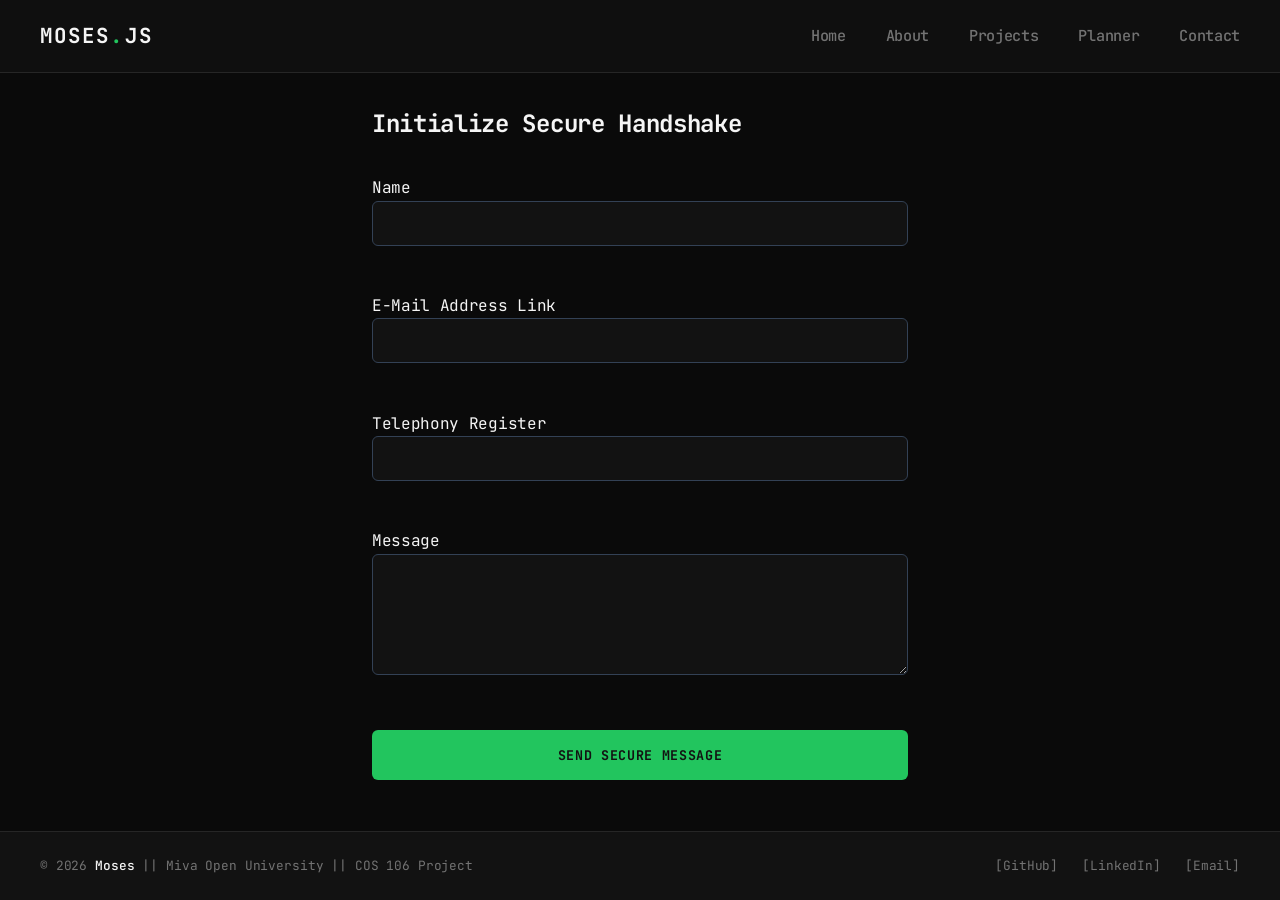
<file: contact.html>
<!doctype html>
<html lang="en">
  <head>
    <link
      rel="icon"
      type="image/png"
      href="/my-favicon/favicon-96x96.png"
      sizes="96x96"
    />
    <link rel="icon" type="image/svg+xml" href="/my-favicon/favicon.svg" />
    <link rel="shortcut icon" href="/my-favicon/favicon.ico" />
    <link
      rel="apple-touch-icon"
      sizes="180x180"
      href="/my-favicon/apple-touch-icon.png"
    />
    <meta name="apple-mobile-web-app-title" content="Moses.OS" />
    <link rel="manifest" href="/my-favicon/site.webmanifest" />

    <meta charset="UTF-8" />
    <meta name="viewport" content="width=device-width, initial-scale=1.0" />
    <title>Portfolio | Initialize Secure Handshake</title>
    <link rel="stylesheet" href="css/style.css" />
    <style>
      .form-group {
        margin-bottom: 1.5rem;
      }
      .error-msg {
        color: var(--error);
        font-size: 0.85rem;
        margin-top: 0.25rem;
        min-height: 1.2rem;
      }
      .form-control {
        width: 100%;
        padding: 0.75rem;
        background: var(--bg-secondary);
        border: 1px solid #334155;
        border-radius: 6px;
        color: white;
      }
    </style>
  </head>
  <body>
    <main class="main-content" style="max-width: 600px">
      <h2 style="margin-bottom: 2rem">Initialize Secure Handshake</h2>
      <form id="contact-form" novalidate>
        <div class="form-group">
          <label>Name</label>
          <input type="text" id="name" class="form-control" />
          <div id="name-error" class="error-msg"></div>
        </div>
        <div class="form-group">
          <label>E-Mail Address Link</label>
          <input type="email" id="email" class="form-control" />
          <div id="email-error" class="error-msg"></div>
        </div>
        <div class="form-group">
          <label>Telephony Register</label>
          <input type="text" id="phone" class="form-control" />
          <div id="phone-error" class="error-msg"></div>
        </div>
        <div class="form-group">
          <label>Message</label>
          <textarea id="message" class="form-control" rows="5"></textarea>
          <div id="message-error" class="error-msg"></div>
        </div>
        <button
          type="submit"
          style="
            width: 100%;
            padding: 1rem;
            background: var(--accent-primary);
            border: none;
            border-radius: 6px;
            color: var(--bg-primary);
            font-weight: bold;
            cursor: pointer;
          "
        >
          Send secure message
        </button>
      </form>
    </main>

    <script src="js/main.js" type="module"></script>
    <script src="js/contact.js" type="module"></script>
  </body>
</html>
</file>
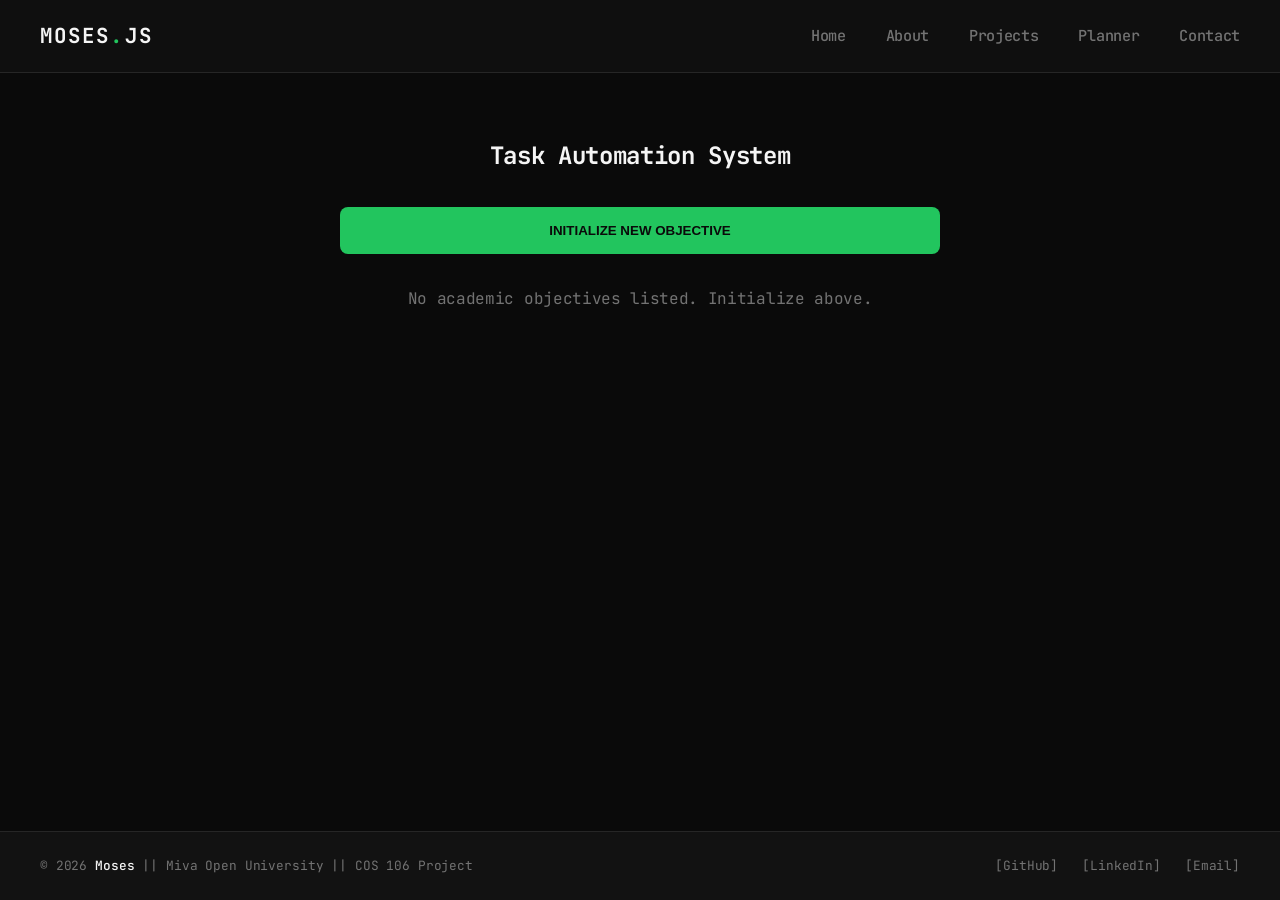
<file: planner.html>
<!doctype html>
<html lang="en">
  <head>
    <link
      rel="icon"
      type="image/png"
      href="/my-favicon/favicon-96x96.png"
      sizes="96x96"
    />
    <link rel="icon" type="image/svg+xml" href="/my-favicon/favicon.svg" />
    <link rel="shortcut icon" href="/my-favicon/favicon.ico" />
    <link
      rel="apple-touch-icon"
      sizes="180x180"
      href="/my-favicon/apple-touch-icon.png"
    />
    <meta name="apple-mobile-web-app-title" content="Moses.OS" />
    <link rel="manifest" href="/my-favicon/site.webmanifest" />

    <meta charset="UTF-8" />
    <meta name="viewport" content="width=device-width, initial-scale=1.0" />
    <title>Portfolio | High Fidelity Planner</title>
    <link rel="stylesheet" href="css/style.css" />
    <style>
      /* Main System Styles */
      #task-list {
        list-style: none;
        padding: 0;
        max-width: 600px;
        margin: 2rem auto;
      }

      /* Trigger Button Style */
      .trigger-container {
        max-width: 600px;
        margin: 2rem auto;
        text-align: center;
      }
      .commit-btn {
        background: #22c55e;
        color: var(--bg-primary);
        padding: 1rem;
        border: none;
        border-radius: 8px;
        font-weight: bold;
        cursor: pointer;
        width: 100%;
      }

      /* Modal System Styles */
      .modal {
        display: none;
        position: fixed;
        top: 0;
        left: 0;
        width: 100%;
        height: 100%;
        background: rgba(0, 0, 0, 0.9);
        z-index: 1000;
      }
      .modal-content {
        background: var(--bg-secondary);
        padding: 2rem;
        margin: 10% auto;
        max-width: 500px;
        border-radius: 12px;
        border: 1px solid var(--accent-primary);
      }
      #planner-form {
        display: flex;
        flex-direction: column;
        gap: 0.75rem;
      }
      .planner-input {
        padding: 1rem;
        border-radius: 8px;
        border: 1px solid #334155;
        background: #000;
        color: white;
        width: 100%;
        box-sizing: border-box;
      }
      /* Custom rounded monochrome checkbox */
      .task-checkbox {
        appearance: none;
        -webkit-appearance: none;
        width: 1.2rem;
        height: 1.2rem;
        border: 1px solid #334155; /* Dark border */
        border-radius: 50%; /* Makes it circular */
        background: var(--bg-primary);
        cursor: pointer;
        display: flex;
        align-items: center;
        justify-content: center;
        transition: all 0.2s ease;
      }

      /* Checked state: filled with your accent green */
      .task-checkbox:checked {
        background: #22c55e;
        border-color: #22c55e;
      }

      /* Optional: add a small visual indicator inside the circle */
      .task-checkbox:checked::after {
        content: "";
        width: 0.5rem;
        height: 0.5rem;
        border-radius: 50%;
        background: var(--bg-primary);
      }
      /* Priority Status Indicators */
      .priority-high {
        border-color: #f97316 !important; /* Orange */
        color: #f97316 !important;
      }

      .priority-normal {
        border-color: #22c55e !important; /* Green */
        color: #22c55e !important;
      }

      .priority-low {
        border-color: #64748b !important; /* Slate/Grey */
        color: #64748b !important;
      }
    </style>
  </head>
  <body>
    <main class="main-content">
      <h2 style="text-align: center; margin-top: 2rem">
        Task Automation System
      </h2>

      <div class="trigger-container">
        <button id="open-modal-btn" class="commit-btn">
          INITIALIZE NEW OBJECTIVE
        </button>
      </div>

      <div id="task-modal" class="modal">
        <div class="modal-content">
          <form id="planner-form">
            <input
              type="text"
              id="task-input"
              class="planner-input"
              placeholder="Task objective..."
              required
            />
            <input
              type="text"
              id="task-desc"
              class="planner-input"
              placeholder="Description..."
            />
            <input type="date" id="task-deadline" class="planner-input" />
            <select id="task-priority" class="planner-input">
              <option value="low">Low Priority</option>
              <option value="normal" selected>Normal Priority</option>
              <option value="high">High Priority</option>
            </select>
            <button type="submit" class="commit-btn">COMMIT</button>
            <button
              type="button"
              id="close-modal-btn"
              style="
                background: none;
                border: none;
                color: #666;
                cursor: pointer;
                margin-top: 1rem;
                width: 100%;
              "
            >
              CANCEL
            </button>
          </form>
        </div>
      </div>

      <ul id="task-list"></ul>
    </main>

    <script src="js/main.js" type="module"></script>
    <script src="js/planner.js" type="module"></script>
  </body>
</html>
</file>
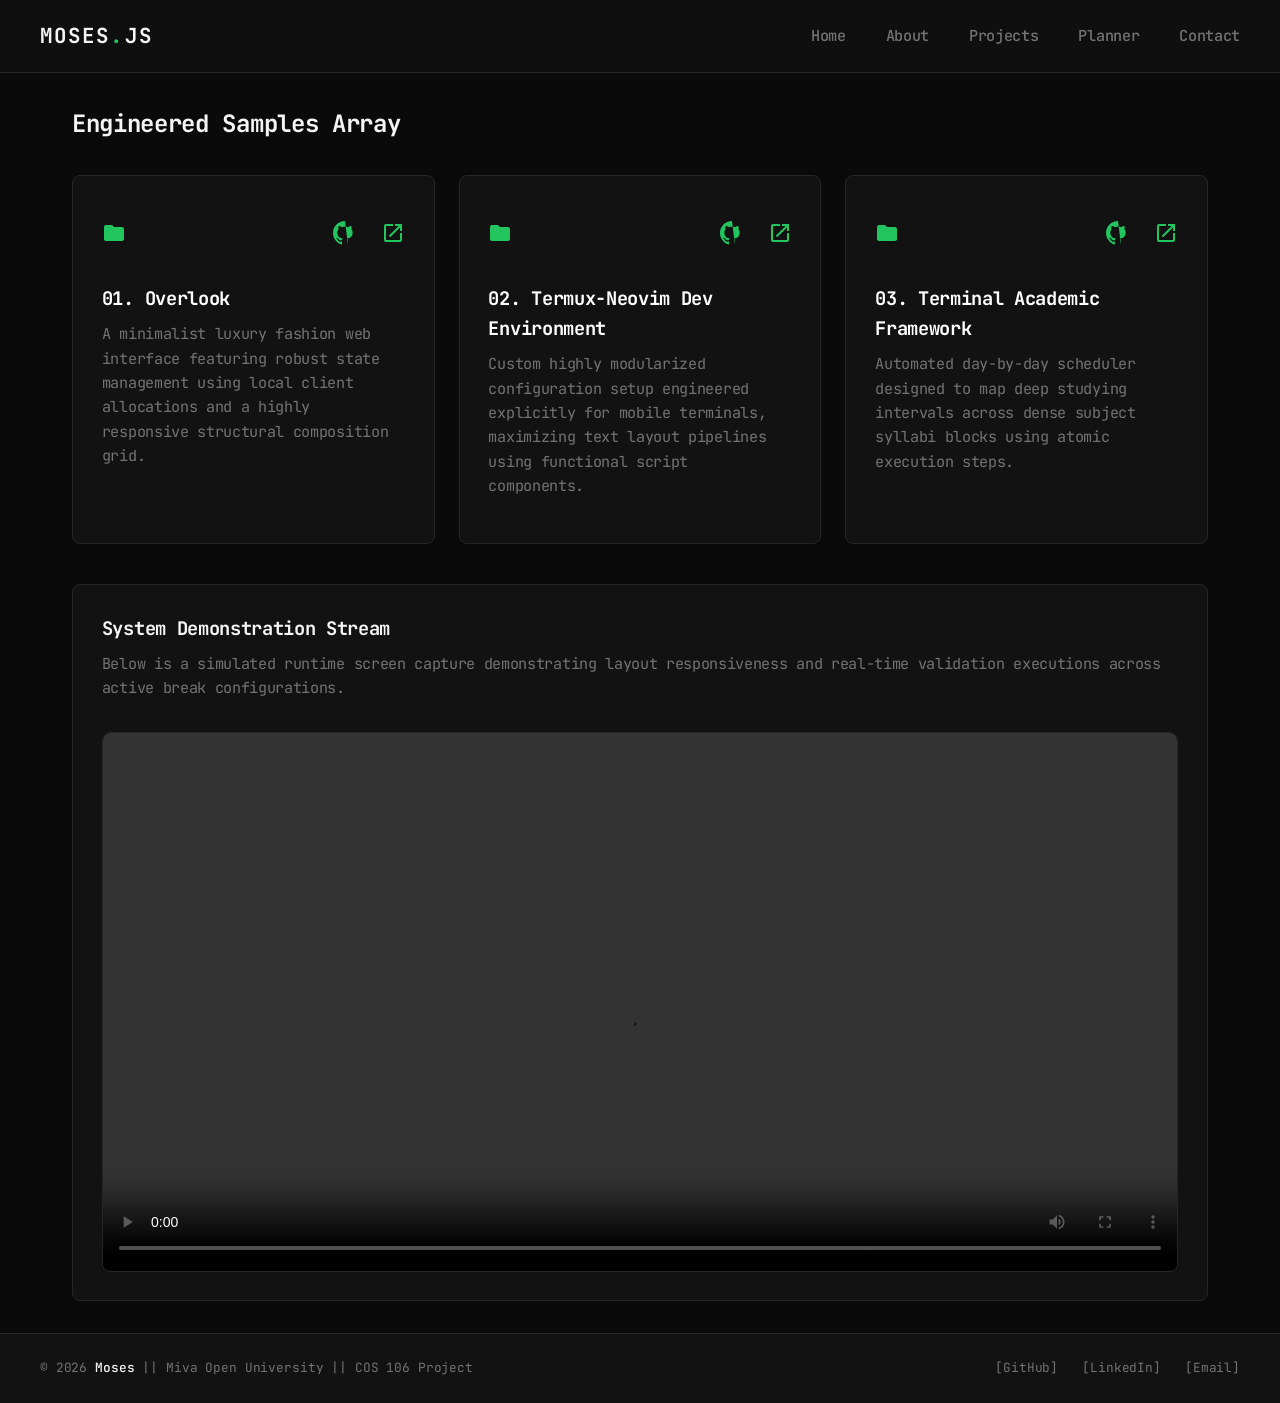
<file: projects.html>
<!doctype html>
<html lang="en">
  <head>
    <link
      rel="icon"
      type="image/png"
      href="/my-favicon/favicon-96x96.png"
      sizes="96x96"
    />
    <link rel="icon" type="image/svg+xml" href="/my-favicon/favicon.svg" />
    <link rel="shortcut icon" href="/my-favicon/favicon.ico" />
    <link
      rel="apple-touch-icon"
      sizes="180x180"
      href="/my-favicon/apple-touch-icon.png"
    />
    <meta name="apple-mobile-web-app-title" content="Moses.OS" />
    <link rel="manifest" href="/my-favicon/site.webmanifest" />

    <meta charset="UTF-8" />
    <meta name="viewport" content="width=device-width, initial-scale=1.0" />
    <title>Portfolio | Engineering Samples</title>
    <link rel="stylesheet" href="css/style.css" />
  </head>
  <body>
    <main class="main-content">
      <h2 style="margin-bottom: 2rem">Engineered Samples Array</h2>

      <div class="grid-fallback-flex">
        <article class="card">
          <div class="card-header">
            <div class="node-wrapper" title="System Directory">
              <svg class="node-icon" viewBox="0 0 24 24">
                <path
                  d="M10 4H4c-1.1 0-1.99.9-1.99 2L2 18c0 1.1.9 2 2 2h16c1.1 0 2-.9 2-2V8c0-1.1-.9-2-2-2h-8l-2-2z"
                />
              </svg>
            </div>

            <div class="access-nodes">
              <a href="#" class="node-wrapper" title="Source Code">
                <svg class="node-icon" viewBox="0 0 1024 1024">
                  <path
                    d="M512 0C229.2 0 0 229.2 0 512c0 226.3 146.7 418.1 350.2 485.7 25.6 4.7 34.9-11.1 34.9-24.7v-93.5c-142.4 31-172.5-60.1-172.5-60.1-23.3-59.2-56.9-74.9-56.9-74.9-46.5-31.8 3.5-31.1 3.5-31.1 51.4 3.6 78.4 52.8 78.4 52.8 45.6 78.1 119.8 55.5 149 42.4 4.6-33 17.8-55.6 32.4-68.4-113.7-12.9-233.3-56.9-233.3-253.1 0-55.9 20-101.6 52.8-137.4-5.3-13-22.8-65.1 5-135.5 0 0 43-13.8 140.8 52.5 40.8-11.3 84.6-17 128.1-17.2 43.5 0.2 87.3 5.9 128.2 17.2 97.8-66.3 140.7-52.5 140.7-52.5 28 70.4 10.4 122.5 5.1 135.5 32.9 35.8 52.7 81.5 52.7 137.4 0 196.7-119.8 240.1-233.9 252.7 18.4 15.9 34.8 47.1 34.8 94.9V1024"
                  />
                </svg>
              </a>

              <a href="#" class="node-wrapper" title="Launch Environment">
                <svg class="node-icon" viewBox="0 0 24 24">
                  <path
                    d="M19 19H5V5h7V3H5a2 2 0 0 0-2 2v14a2 2 0 0 0 2 2h14c1.1 0 2-.9 2-2v-7h-2zM14 3v2h3.59l-9.83 9.83 1.41 1.41L19 6.41V10h2V3z"
                  />
                </svg>
              </a>
            </div>
          </div>
          <h3 style="color: var(--accent-primary); margin-bottom: 0.5rem">
            01. Overlook
          </h3>
          <p
            style="
              color: var(--text-muted);
              font-size: 0.95rem;
              margin-bottom: 1rem;
            "
          >
            A minimalist luxury fashion web interface featuring robust state
            management using local client allocations and a highly responsive
            structural composition grid.
          </p>
        </article>

        <article class="card">
          <div class="card-header">
            <div class="node-wrapper" title="System Directory">
              <svg class="node-icon" viewBox="0 0 24 24">
                <path
                  d="M10 4H4c-1.1 0-1.99.9-1.99 2L2 18c0 1.1.9 2 2 2h16c1.1 0 2-.9 2-2V8c0-1.1-.9-2-2-2h-8l-2-2z"
                />
              </svg>
            </div>

            <div class="access-nodes">
              <a href="#" class="node-wrapper" title="Source Code">
                <svg class="node-icon" viewBox="0 0 1024 1024">
                  <path
                    d="M512 0C229.2 0 0 229.2 0 512c0 226.3 146.7 418.1 350.2 485.7 25.6 4.7 34.9-11.1 34.9-24.7v-93.5c-142.4 31-172.5-60.1-172.5-60.1-23.3-59.2-56.9-74.9-56.9-74.9-46.5-31.8 3.5-31.1 3.5-31.1 51.4 3.6 78.4 52.8 78.4 52.8 45.6 78.1 119.8 55.5 149 42.4 4.6-33 17.8-55.6 32.4-68.4-113.7-12.9-233.3-56.9-233.3-253.1 0-55.9 20-101.6 52.8-137.4-5.3-13-22.8-65.1 5-135.5 0 0 43-13.8 140.8 52.5 40.8-11.3 84.6-17 128.1-17.2 43.5 0.2 87.3 5.9 128.2 17.2 97.8-66.3 140.7-52.5 140.7-52.5 28 70.4 10.4 122.5 5.1 135.5 32.9 35.8 52.7 81.5 52.7 137.4 0 196.7-119.8 240.1-233.9 252.7 18.4 15.9 34.8 47.1 34.8 94.9V1024"
                  />
                </svg>
              </a>

              <a href="#" class="node-wrapper" title="Launch Environment">
                <svg class="node-icon" viewBox="0 0 24 24">
                  <path
                    d="M19 19H5V5h7V3H5a2 2 0 0 0-2 2v14a2 2 0 0 0 2 2h14c1.1 0 2-.9 2-2v-7h-2zM14 3v2h3.59l-9.83 9.83 1.41 1.41L19 6.41V10h2V3z"
                  />
                </svg>
              </a>
            </div>
          </div>
          <h3 style="color: var(--accent-primary); margin-bottom: 0.5rem">
            02. Termux-Neovim Dev Environment
          </h3>
          <p
            style="
              color: var(--text-muted);
              font-size: 0.95rem;
              margin-bottom: 1rem;
            "
          >
            Custom highly modularized configuration setup engineered explicitly
            for mobile terminals, maximizing text layout pipelines using
            functional script components.
          </p>
        </article>

        <article class="card">
          <div class="card-header">
            <div class="node-wrapper" title="System Directory">
              <svg class="node-icon" viewBox="0 0 24 24">
                <path
                  d="M10 4H4c-1.1 0-1.99.9-1.99 2L2 18c0 1.1.9 2 2 2h16c1.1 0 2-.9 2-2V8c0-1.1-.9-2-2-2h-8l-2-2z"
                />
              </svg>
            </div>

            <div class="access-nodes">
              <a href="#" class="node-wrapper" title="Source Code">
                <svg class="node-icon" viewBox="0 0 1024 1024">
                  <path
                    d="M512 0C229.2 0 0 229.2 0 512c0 226.3 146.7 418.1 350.2 485.7 25.6 4.7 34.9-11.1 34.9-24.7v-93.5c-142.4 31-172.5-60.1-172.5-60.1-23.3-59.2-56.9-74.9-56.9-74.9-46.5-31.8 3.5-31.1 3.5-31.1 51.4 3.6 78.4 52.8 78.4 52.8 45.6 78.1 119.8 55.5 149 42.4 4.6-33 17.8-55.6 32.4-68.4-113.7-12.9-233.3-56.9-233.3-253.1 0-55.9 20-101.6 52.8-137.4-5.3-13-22.8-65.1 5-135.5 0 0 43-13.8 140.8 52.5 40.8-11.3 84.6-17 128.1-17.2 43.5 0.2 87.3 5.9 128.2 17.2 97.8-66.3 140.7-52.5 140.7-52.5 28 70.4 10.4 122.5 5.1 135.5 32.9 35.8 52.7 81.5 52.7 137.4 0 196.7-119.8 240.1-233.9 252.7 18.4 15.9 34.8 47.1 34.8 94.9V1024"
                  />
                </svg>
              </a>

              <a href="#" class="node-wrapper" title="Launch Environment">
                <svg class="node-icon" viewBox="0 0 24 24">
                  <path
                    d="M19 19H5V5h7V3H5a2 2 0 0 0-2 2v14a2 2 0 0 0 2 2h14c1.1 0 2-.9 2-2v-7h-2zM14 3v2h3.59l-9.83 9.83 1.41 1.41L19 6.41V10h2V3z"
                  />
                </svg>
              </a>
            </div>
          </div>
          <h3 style="color: var(--accent-primary); margin-bottom: 0.5rem">
            03. Terminal Academic Framework
          </h3>
          <p
            style="
              color: var(--text-muted);
              font-size: 0.95rem;
              margin-bottom: 1rem;
            "
          >
            Automated day-by-day scheduler designed to map deep studying
            intervals across dense subject syllabi blocks using atomic execution
            steps.
          </p>
        </article>
      </div>

      <section class="card" style="margin-top: 2.5rem">
        <h3 style="margin-bottom: 0.5rem">System Demonstration Stream</h3>
        <p style="color: var(--text-muted); font-size: 0.95rem">
          Below is a simulated runtime screen capture demonstrating layout
          responsiveness and real-time validation executions across active break
          configurations.
        </p>
        <div class="media-wrapper">
          <video controls>
            <source
              src="https://www.w3schools.com/html/mov_bbb.mp4"
              type="video/mp4"
            />
            Your browser architecture does not support native HTML5 video
            payload blocks.
          </video>
        </div>
      </section>
    </main>

    <script src="js/main.js" type="module"></script>
  </body>
</html>
</file>
<file: css/style.css>
@import url("https://fonts.googleapis.com/css2?family=JetBrains+Mono:wght@300;400;500;700&display=swap");

:root {
  --bg-primary: #0a0a0a;
  --bg-secondary: #121212;
  --border-color: #262626;

  --accent-primary: #ffffff;
  --accent-dim: #404040;
  --text-main: #f5f5f5;
  --text-muted: #737373;

  --error: #ef4444;
  --success: #22c55e;

  --transition-smooth: all 0.35s cubic-bezier(0.16, 1, 0.3, 1);
  --transition-fast: all 0.2s cubic-bezier(0.25, 1, 0.5, 1);
  --font-sans: "JetBrains Mono", monospace;
}

* {
  box-sizing: border-box;
  margin: 0;
  padding: 0;
}

body {
  background-color: var(--bg-primary);
  color: var(--text-main);
  font-family: var(--font-sans);
  line-height: 1.6;
  letter-spacing: -0.02em;
  min-height: 100vh;
  display: flex;
  flex-direction: column;
  overflow-x: hidden;
}

.main-content {
  flex: 1;
  max-width: 1200px;
  width: 100%;
  margin: 0 auto;
  padding: 2rem;
  animation: surfaceReveal 0.6s cubic-bezier(0.16, 1, 0.3, 1) forwards;
}

.flex-center {
  display: flex;
  justify-content: center;
  align-items: center;
}

.grid-fallback-flex {
  display: flex;
  flex-wrap: wrap;
  gap: 1.5rem;
}

.navbar {
  background-color: rgba(18, 18, 18, 0.75);
  backdrop-filter: blur(16px);
  -webkit-backdrop-filter: blur(16px);
  border-bottom: 1px solid var(--border-color);
  position: sticky;
  top: 0;
  z-index: 1000;
  padding: 1.2rem 2rem;
  transition: var(--transition-smooth);
}

.nav-container {
  display: flex;
  justify-content: space-between;
  align-items: center;
  max-width: 1200px;
  margin: 0 auto;
}

.nav-brand {
  font-size: 1.3rem;
  font-weight: 700;
  color: var(--text-main);
  text-decoration: none;
  text-transform: uppercase;
  letter-spacing: 0.1em;
  position: relative;
  span {
   color: var(--success); !important
  }
}

.nav-menu {
  display: flex;
  list-style: none;
  gap: 2.5rem;
}

.nav-link {
  color: var(--text-muted);
  text-decoration: none;
  font-weight: 500;
  font-size: 0.95rem;
  transition: var(--transition-fast);
  position: relative;
  padding: 0.25rem 0;
}

.nav-link:hover,
.nav-link.active {
  color: var(--accent-primary);
}

.nav-link::after {
  content: "";
  position: absolute;
  width: 0;
  height: 1px;
  bottom: -2px;
  left: 0;
  background-color: var(--accent-primary);
  transition: var(--transition-smooth);
}

.nav-link:hover::after,
.nav-link.active::after {
  width: 100%;
}

.menu-toggle {
  display: none;
  flex-direction: column;
  gap: 6px;
  background: none;
  border: none;
  cursor: pointer;
  padding: 0.5rem;
}

.menu-toggle span {
  width: 22px;
  height: 2px;
  background-color: var(--text-main);
  transition: var(--transition-smooth);
}

.menu-toggle.open span:nth-child(1) {
  transform: translateY(8px) rotate(45deg);
}
.menu-toggle.open span:nth-child(2) {
  opacity: 0;
}
.menu-toggle.open span:nth-child(3) {
  transform: translateY(-8px) rotate(-45deg);
}

.card {
  background-color: var(--bg-secondary);
  border: 1px solid var(--border-color);
  border-radius: 8px;
  padding: 1.8rem;
  flex: 1 1 calc(33.333% - 1.5rem);
  min-width: 290px;
  transition: var(--transition-smooth);
  position: relative;
}

.card:hover {
  border-color: var(--accent-dim);
  transform: translateY(-4px);
  box-shadow: 0 16px 40px rgba(0, 0, 0, 0.8);
}

.table-container {
  width: 100%;
  overflow-x: auto;
  margin: 2rem 0;
  border-radius: 6px;
  border: 1px solid var(--border-color);
}

table {
  width: 100%;
  border-collapse: collapse;
  text-align: left;
  background-color: var(--bg-secondary);
  font-size: 0.9rem;
}

th,
td {
  padding: 1.1rem 1.5rem;
  border-bottom: 1px solid var(--border-color);
}

th {
  background-color: #121212;
  color: var(--text-main);
  font-weight: 700;
  text-transform: uppercase;
  font-size: 0.8rem;
  letter-spacing: 0.05em;
  border-bottom: 2px solid var(--border-color);
}

tr:last-child td {
  border-bottom: none;
}

tr:hover td {
  color: var(--accent-primary);
  background-color: #171717;
  transition: var(--transition-fast);
}

.skills-list {
  list-style: none;
  display: flex;
  flex-wrap: wrap;
  gap: 0.75rem;
  margin: 1.5rem 0;
}

.skills-list li {
  background: var(--bg-secondary);
  border: 1px solid var(--border-color);
  padding: 0.4rem 1.1rem;
  border-radius: 4px;
  font-size: 0.85rem;
  color: var(--success);
  transition: var(--transition-fast);
}

.skills-list li:hover {
  border-color: var(--accent-primary);
  color: var(--accent-primary);
  background-color: var(--bg-primary);
}

.media-wrapper {
  margin-top: 2rem;
  border-radius: 8px;
  overflow: hidden;
  border: 1px solid var(--border-color);
  background: #000;
  transition: var(--transition-smooth);
}

.media-wrapper:hover {
  border-color: var(--accent-dim);
}

video {
  width: 100%;
  display: block;
  mix-blend-mode: luminosity;
  transition: var(--transition-smooth);
}

video:hover {
  mix-blend-mode: normal;
}

.form-control {
  width: 100%;
  padding: 0.9rem;
  background: #121212;
  border: 1px solid var(--border-color);
  border-radius: 4px;
  color: var(--text-main);
  font-family: var(--font-sans);
  font-size: 0.9rem;
  transition: var(--transition-smooth);
}

.form-control:focus {
  outline: none;
  border-color: var(--accent-primary);
  box-shadow: 0 0 0 1px var(--accent-primary);
}

button[type="submit"] {
  width: 100%;
  padding: 1rem;
  background: var(--success) !important;
  color: var(--bg-secondary) !important;
  border: 1px solid var(--text-main);
  border-radius: 4px;
  font-family: var(--font-sans);
  font-weight: 700;
  text-transform: uppercase;
  letter-spacing: 0.05em;
  cursor: pointer;
  transition: var(--transition-smooth);
}

button[type="submit"]:hover {
  background: var(--success) !important;
  color: var(--text-main) !important;
  border-color: var(--accent-dim);
}
button[type="submit"]:active {
  background: #63ff9c !important;
  color: var(--bg-primary) !important;
  border-color: var(--accent-dim);
}

@keyframes surfaceReveal {
  from {
    opacity: 0;
    transform: translateY(12px);
  }
  to {
    opacity: 1;
    transform: translateY(0);
  }
}

.reveal-in {
  animation: surfaceReveal 0.5s cubic-bezier(0.16, 1, 0.3, 1) forwards;
}

@media (max-width: 768px) {
  .menu-toggle {
    display: flex;
  }

  .nav-menu {
    position: absolute;
    top: 100%;
    left: 0;
    right: 0;
    background-color: rgba(10, 10, 10, 0.95);
    backdrop-filter: blur(20px);
    -webkit-backdrop-filter: blur(20px);
    flex-direction: column;
    align-items: center;
    padding: 3rem 0;
    gap: 2rem;
    border-top: 1px solid var(--border-color);
    border-bottom: 1px solid var(--border-color);
    opacity: 0;
    transform: translateY(-15px);
    pointer-events: none;
    transition: var(--transition-smooth);
  }

  .nav-menu.active {
    opacity: 1;
    transform: translateY(0);
    pointer-events: auto;
  }
}

.hero-container {
  display: flex;
  align-items: center;
  justify-content: space-between;
  gap: 3rem;
  padding: 3rem 0;
}

.hero-text-block {
  flex: 1 1 60%;
}

.hero-avatar-block {
  flex: 1 1 40%;
  display: flex;
  justify-content: center;
}

.profile-image-container {
  width: 25rem;
  height: 25rem;
  border-radius: 8px;
  overflow: hidden;
  background: var(--bg-secondary);
  transition: var(--transition-smooth);
  position: relative;
}

.profile-image-container:hover {
  border-color: var(--accent-primary);
  box-shadow: 0 20px 40px rgba(0, 0, 0, 0.8);
}

.profile-image-container img {
  width: 100%;
  height: 100%;
  object-fit: cover;
  filter: grayscale(100%);
  overflow: hidden;
  transition: var(--transition-smooth);
}

.profile-image-container:hover img {
  filter: grayscale(0%);
  transform: scale(1.2);
}

.status-badge {
  display: inline-flex;
  align-items: center;
  gap: 0.5rem;
  background: #171717;
  border: 1px solid var(--border-color);
  padding: 0.4rem 0.8rem;
  border-radius: 4px;
  font-size: 0.8rem;
  color: var(--text-muted);
  margin-bottom: 1.5rem;
}

.status-indicator-dot {
  width: 6px;
  height: 6px;
  background-color: var(--success);
  border-radius: 50%;
  box-shadow: 0 0 8px var(--success);
}

.welcome-title {
  font-size: 2.5rem;
  font-weight: 700;
  line-height: 1.1;
  letter-spacing: -0.04em;
  margin-bottom: 1.5rem;
  color: var(--accent-primary);
}
.loading-dots::after {
  content: "|"; /* A command-line style cursor */
  animation: blink-cursor 1s step-end infinite;
}

@keyframes blink-cursor {
  0%,
  100% {
    opacity: 1;
  }
  50% {
    opacity: 0;
  }
}

.hero-lead {
  color: var(--text-muted);
  font-size: 1.05rem;
  margin-bottom: 1.5rem;
}

.hero-bio {
  color: var(--text-muted);
  font-size: 0.95rem;
  line-height: 1.7;
}

.quick-directory {
  margin-top: 3.5rem;
}

.directory-header {
  font-size: 0.85rem;
  text-transform: uppercase;
  letter-spacing: 0.1em;
  color: var(--text-muted);
  margin-bottom: 1.2rem;
  border-bottom: 1px solid var(--border-color);
  padding-bottom: 0.5rem;
}

.card-meta {
  font-size: 0.75rem;
  color: var(--text-muted);
}
.card-header {
  display: flex;
  align-items: center;
  justify-content: space-between;
  gap: 0.5rem;
  margin-bottom: 1rem;
}
.card-title {
  margin: 0.5rem 0;
  font-size: 1.1rem;
}

.card-desc {
  color: var(--text-muted);
  font-size: 0.85rem;
  margin-bottom: 1.5rem;
}

.card-link {
  font-size: 0.85rem;
  display: inline-block;
  color: var(--success);
}

/* Layout and Base Visuals */
.access-nodes {
  display: flex;
  gap: 1.5rem;
  padding: 1rem 0;
}

.node-wrapper {
  display: inline-block;
  transition: transform 0.2s ease;
}

/* The SVG element itself */
.node-icon {
  width: 24px;
  height: 24px;
  fill: var(--success); /* Initial stealth slate-gray */
  transition: fill 0.3s ease;
}

/* Interaction: System Online */
.node-wrapper:hover .node-icon {
  fill: var(--accent-primary); /* Vibrant green accent */
  transform: translateY(-2px);
  filter: drop-shadow(0 0 8px rgba(34, 197, 94, 0.5));
}

@media (max-width: 968px) {
  .hero-container {
    flex-direction: column-reverse;
    text-align: center;
    gap: 2rem;
    padding: 1.5rem 0;
  }
  .profile-image-container {
    width: 20rem;
    height: 20rem;
  }
  .welcome-title {
    font-size: 2.2rem;
  }
  .status-badge {
    justify-content: center;
  }
}

.footer {
  background-color: var(--bg-secondary);
  border-top: 1px solid var(--border-color);
  padding: 1.5rem 2rem;
  margin-top: auto;
  transition: var(--transition-smooth);
}

.footer-container {
  display: flex;
  justify-content: space-between;
  align-items: center;
  max-width: 1200px;
  margin: 0 auto;
  font-size: 0.8rem;
  letter-spacing: -0.01em;
}

.footer-meta {
  color: var(--text-muted);
}

.footer-meta-identity {
  color: var(--text-main);
  font-weight: 500;
}

.footer-links {
  display: flex;
  gap: 1.5rem;
  list-style: none;
}

.footer-link {
  color: var(--text-muted);
  text-decoration: none;
  transition: var(--transition-fast);
}

.footer-link:hover {
  color: var(--accent-primary);
}

@media (max-width: 768px) {
  .footer-container {
    flex-direction: column;
    gap: 1rem;
    text-align: center;
  }

  .footer-links {
    justify-content: center;
    gap: 1.2rem;
  }
}

.nav-overlay {
  position: fixed;
  top: 0;
  left: 0;
  width: 100vw;
  height: 100vh;
  background-color: rgba(0, 0, 0, 0.65); /* Stealth dim overlay mask */
  backdrop-filter: blur(4px); /* Soft structural focus shifts */
  -webkit-backdrop-filter: blur(4px);
  z-index: 999; /* Sits right below the elevated navbar layer */
  opacity: 0;
  pointer-events: none;
  transition: var(--transition-smooth);
}

.nav-overlay.active {
  opacity: 1;
  pointer-events: auto;
}

body.no-scroll {
  overflow: hidden;
  height: 100vh;
}

@media (max-width: 768px) {
  .navbar {
    z-index: 1001;
  }

  .nav-menu {
    z-index: 1002;
  }
}
</file>
